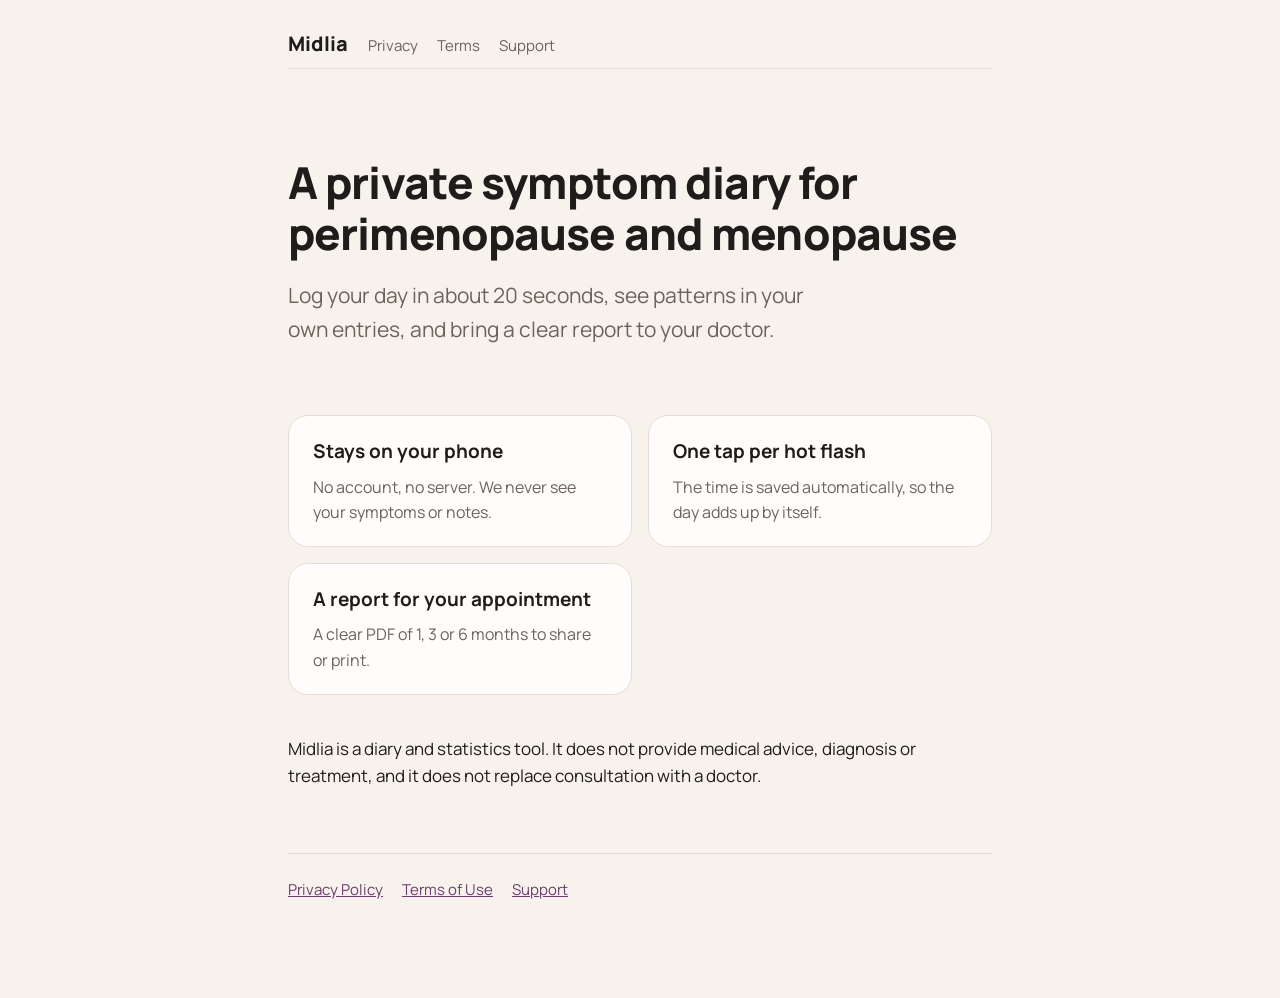
<file: index.html>
<!doctype html>
<html lang="en">
  <head>
    <meta charset="utf-8" />
    <meta name="viewport" content="width=device-width, initial-scale=1" />
    <title>Midlia — Menopause Tracker</title>
    <meta
      name="description"
      content="A private symptom diary for perimenopause and menopause. Log your day in 20 seconds, see patterns in your own data, bring a clear report to your doctor."
    />
    <link rel="preconnect" href="https://fonts.googleapis.com" />
    <link rel="preconnect" href="https://fonts.gstatic.com" crossorigin />
    <link
      href="https://fonts.googleapis.com/css2?family=Manrope:wght@400;500;700;800&display=swap"
      rel="stylesheet"
    />
    <link rel="stylesheet" href="style.css" />
  </head>
  <body>
    <div class="wrap">
      <header class="site">
        <a class="brand" href="./">Midlia</a>
        <nav>
          <a href="privacy/">Privacy</a>
          <a href="terms/">Terms</a>
          <a href="support/">Support</a>
        </nav>
      </header>

      <div class="hero">
        <h1>A private symptom diary for perimenopause and menopause</h1>
        <p class="tagline">
          Log your day in about 20 seconds, see patterns in your own entries,
          and bring a clear report to your doctor.
        </p>
      </div>

      <div class="cards">
        <section>
          <h2>Stays on your phone</h2>
          <p>No account, no server. We never see your symptoms or notes.</p>
        </section>
        <section>
          <h2>One tap per hot flash</h2>
          <p>The time is saved automatically, so the day adds up by itself.</p>
        </section>
        <section>
          <h2>A report for your appointment</h2>
          <p>A clear PDF of 1, 3 or 6 months to share or print.</p>
        </section>
      </div>

      <p>
        Midlia is a diary and statistics tool. It does not provide medical
        advice, diagnosis or treatment, and it does not replace consultation
        with a doctor.
      </p>

      <footer class="site">
        <a href="privacy/">Privacy Policy</a>
        <a href="terms/">Terms of Use</a>
        <a href="support/">Support</a>
      </footer>
    </div>
  </body>
</html>
</file>
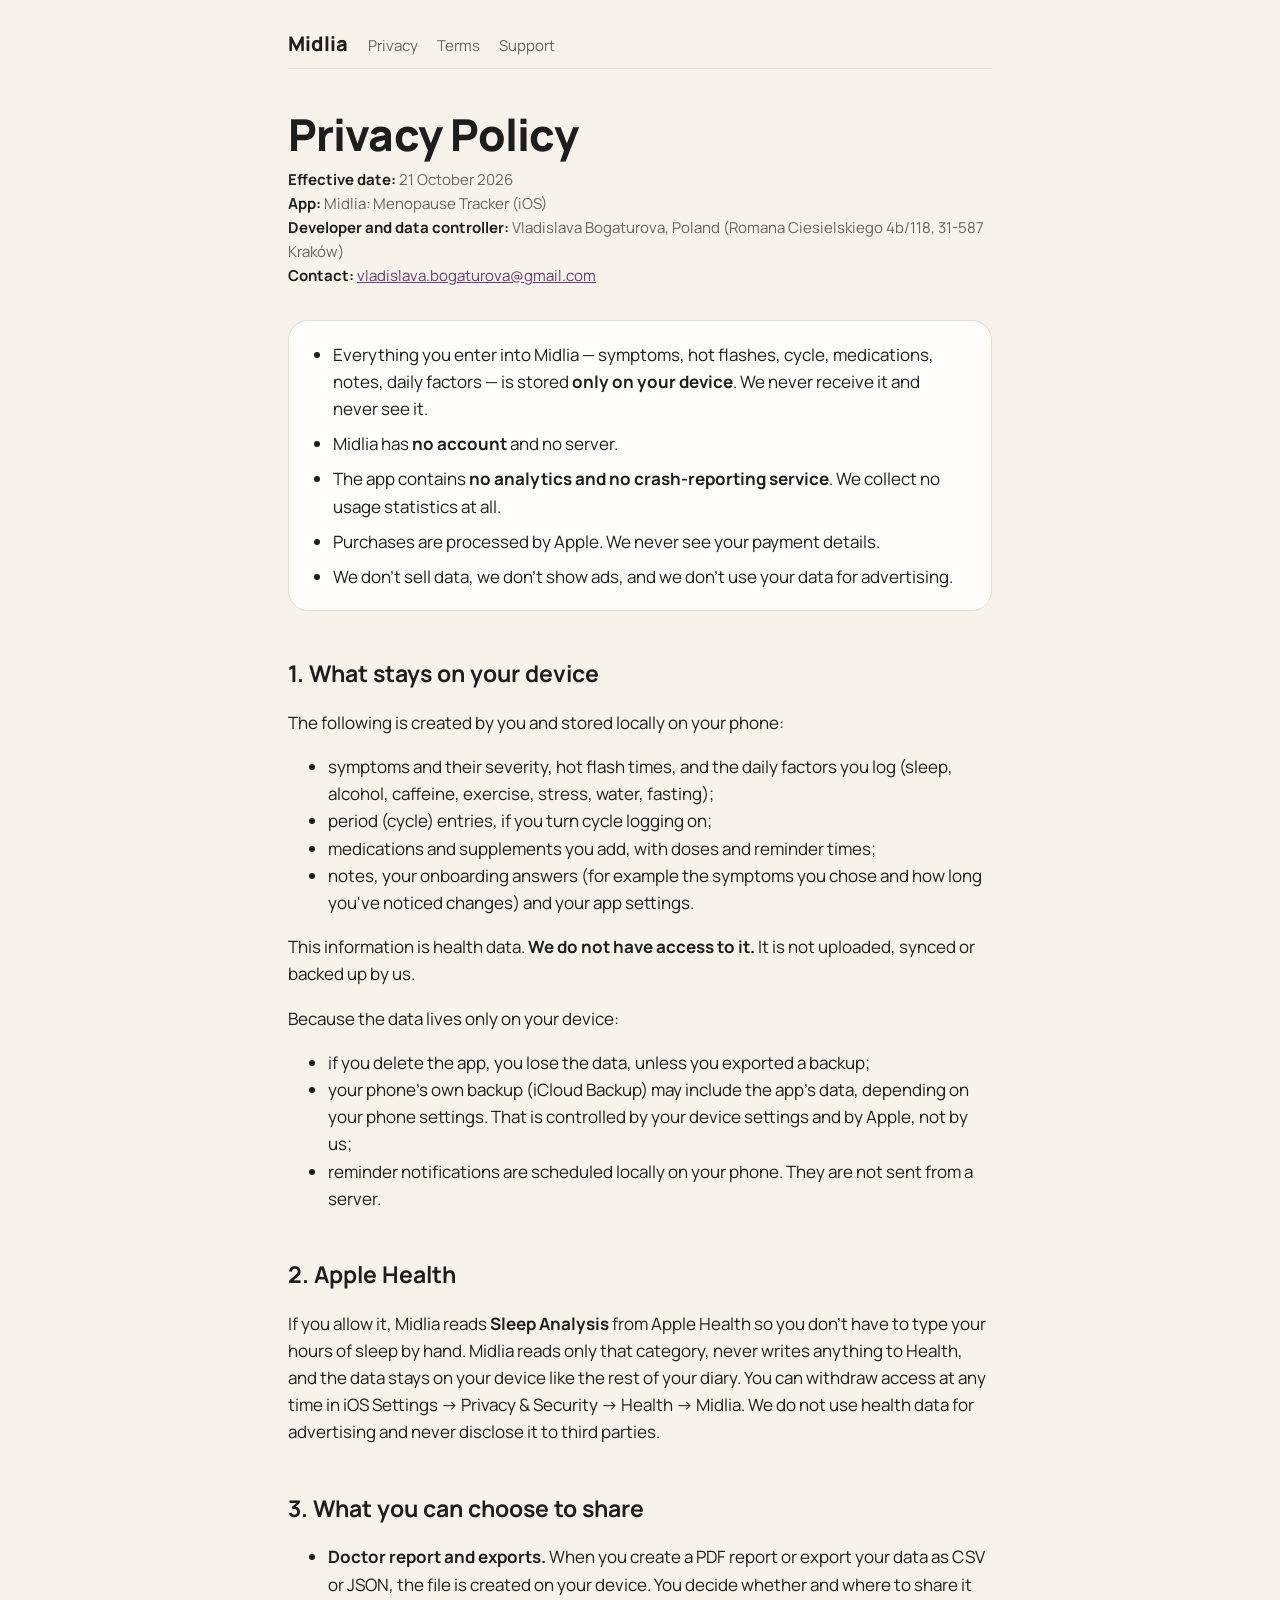
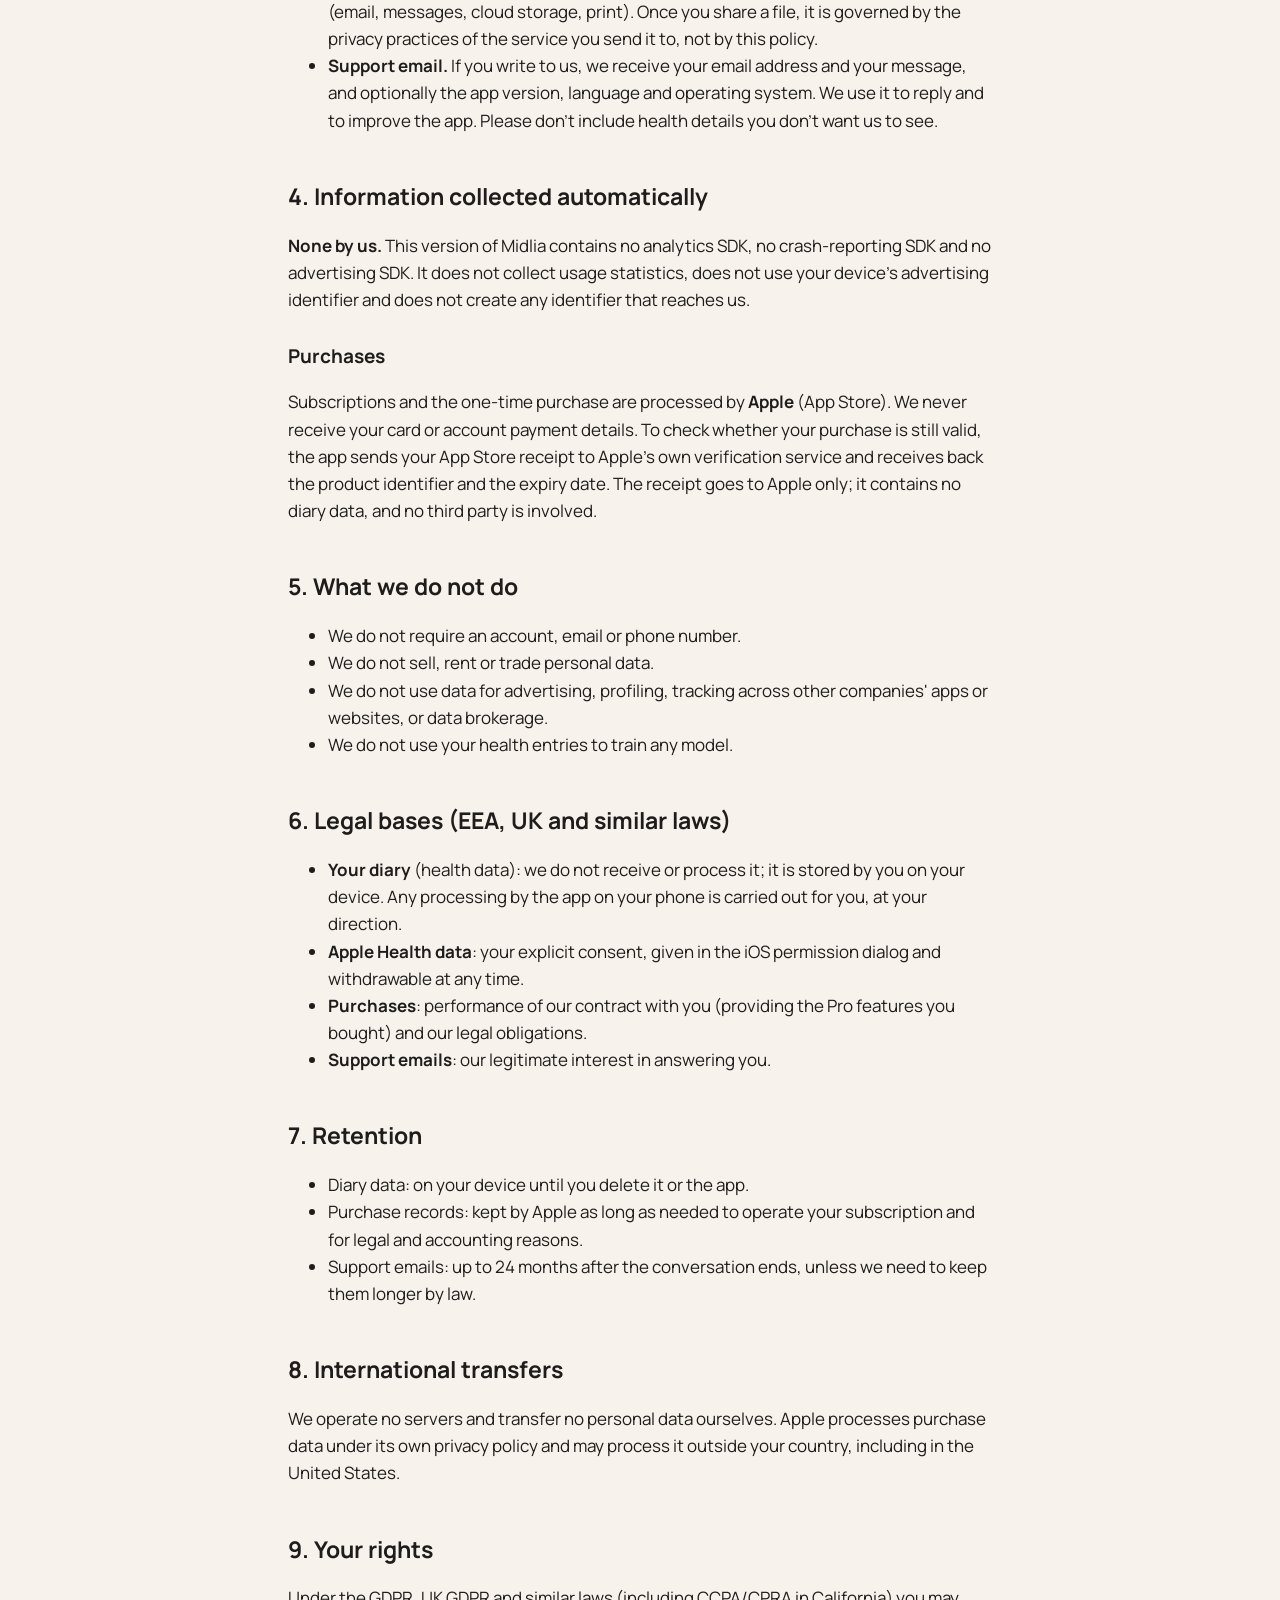
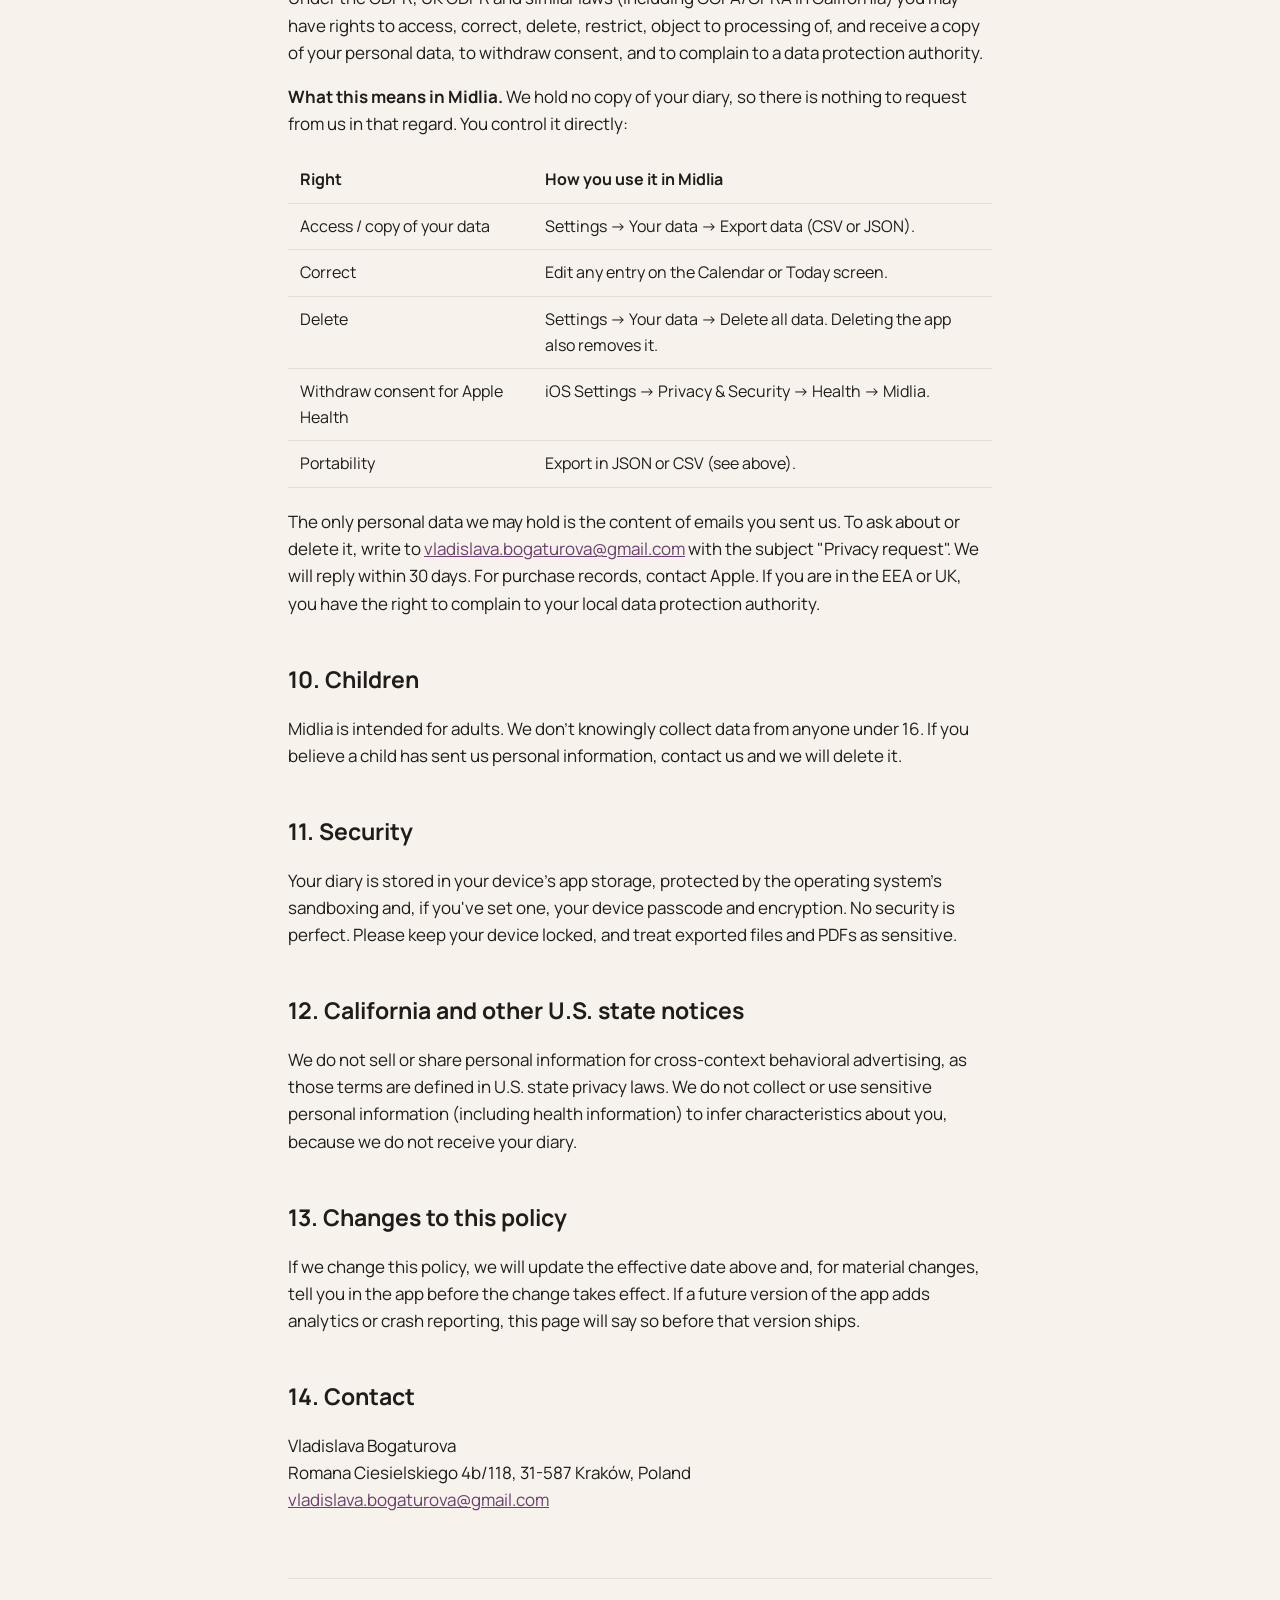
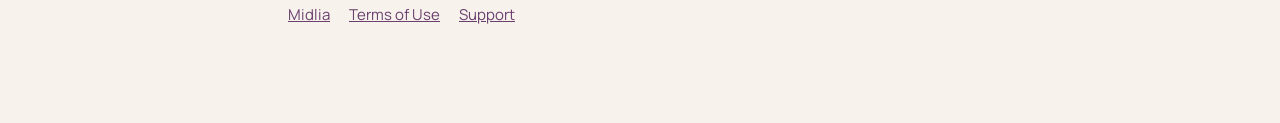
<file: privacy/index.html>
<!doctype html>
<html lang="en">
  <head>
    <meta charset="utf-8" />
    <meta name="viewport" content="width=device-width, initial-scale=1" />
    <title>Privacy Policy — Midlia</title>
    <meta
      name="description"
      content="How Midlia handles your data: the diary stays on your device, there is no account and no server."
    />
    <link rel="preconnect" href="https://fonts.googleapis.com" />
    <link rel="preconnect" href="https://fonts.gstatic.com" crossorigin />
    <link
      href="https://fonts.googleapis.com/css2?family=Manrope:wght@400;500;700;800&display=swap"
      rel="stylesheet"
    />
    <link rel="stylesheet" href="../style.css" />
  </head>
  <body>
    <div class="wrap">
      <header class="site">
        <a class="brand" href="../">Midlia</a>
        <nav>
          <a href="../privacy/">Privacy</a>
          <a href="../terms/">Terms</a>
          <a href="../support/">Support</a>
        </nav>
      </header>

      <h1>Privacy Policy</h1>
      <p class="meta">
        <strong>Effective date:</strong> 21 October 2026<br />
        <strong>App:</strong> Midlia: Menopause Tracker (iOS)<br />
        <strong>Developer and data controller:</strong> Vladislava Bogaturova,
        Poland (Romana Ciesielskiego 4b/118, 31-587 Kraków)<br />
        <strong>Contact:</strong>
        <a href="mailto:vladislava.bogaturova@gmail.com">vladislava.bogaturova@gmail.com</a>
      </p>

      <div class="lede">
        <ul>
          <li>
            Everything you enter into Midlia — symptoms, hot flashes, cycle,
            medications, notes, daily factors — is stored
            <strong>only on your device</strong>. We never receive it and never
            see it.
          </li>
          <li>Midlia has <strong>no account</strong> and no server.</li>
          <li>
            The app contains <strong>no analytics and no crash-reporting
            service</strong>. We collect no usage statistics at all.
          </li>
          <li>
            Purchases are processed by Apple. We never see your payment details.
          </li>
          <li>
            We don't sell data, we don't show ads, and we don't use your data
            for advertising.
          </li>
        </ul>
      </div>

      <h2>1. What stays on your device</h2>
      <p>
        The following is created by you and stored locally on your phone:
      </p>
      <ul>
        <li>
          symptoms and their severity, hot flash times, and the daily factors
          you log (sleep, alcohol, caffeine, exercise, stress, water, fasting);
        </li>
        <li>period (cycle) entries, if you turn cycle logging on;</li>
        <li>
          medications and supplements you add, with doses and reminder times;
        </li>
        <li>
          notes, your onboarding answers (for example the symptoms you chose and
          how long you've noticed changes) and your app settings.
        </li>
      </ul>
      <p>
        This information is health data.
        <strong>We do not have access to it.</strong> It is not uploaded, synced
        or backed up by us.
      </p>
      <p>Because the data lives only on your device:</p>
      <ul>
        <li>
          if you delete the app, you lose the data, unless you exported a
          backup;
        </li>
        <li>
          your phone's own backup (iCloud Backup) may include the app's data,
          depending on your phone settings. That is controlled by your device
          settings and by Apple, not by us;
        </li>
        <li>
          reminder notifications are scheduled locally on your phone. They are
          not sent from a server.
        </li>
      </ul>

      <h2>2. Apple Health</h2>
      <p>
        If you allow it, Midlia reads <strong>Sleep Analysis</strong> from Apple
        Health so you don't have to type your hours of sleep by hand. Midlia
        reads only that category, never writes anything to Health, and the data
        stays on your device like the rest of your diary. You can withdraw
        access at any time in iOS Settings → Privacy &amp; Security → Health →
        Midlia. We do not use health data for advertising and never disclose it
        to third parties.
      </p>

      <h2>3. What you can choose to share</h2>
      <ul>
        <li>
          <strong>Doctor report and exports.</strong> When you create a PDF
          report or export your data as CSV or JSON, the file is created on your
          device. You decide whether and where to share it (email, messages,
          cloud storage, print). Once you share a file, it is governed by the
          privacy practices of the service you send it to, not by this policy.
        </li>
        <li>
          <strong>Support email.</strong> If you write to us, we receive your
          email address and your message, and optionally the app version,
          language and operating system. We use it to reply and to improve the
          app. Please don't include health details you don't want us to see.
        </li>
      </ul>

      <h2>4. Information collected automatically</h2>
      <p>
        <strong>None by us.</strong> This version of Midlia contains no
        analytics SDK, no crash-reporting SDK and no advertising SDK. It does
        not collect usage statistics, does not use your device's advertising
        identifier and does not create any identifier that reaches us.
      </p>
      <h3>Purchases</h3>
      <p>
        Subscriptions and the one-time purchase are processed by
        <strong>Apple</strong> (App Store). We never receive your card or
        account payment details. To check whether your purchase is still valid,
        the app sends your App Store receipt to Apple's own verification service
        and receives back the product identifier and the expiry date. The
        receipt goes to Apple only; it contains no diary data, and no third
        party is involved.
      </p>

      <h2>5. What we do not do</h2>
      <ul>
        <li>We do not require an account, email or phone number.</li>
        <li>We do not sell, rent or trade personal data.</li>
        <li>
          We do not use data for advertising, profiling, tracking across other
          companies' apps or websites, or data brokerage.
        </li>
        <li>We do not use your health entries to train any model.</li>
      </ul>

      <h2>6. Legal bases (EEA, UK and similar laws)</h2>
      <ul>
        <li>
          <strong>Your diary</strong> (health data): we do not receive or
          process it; it is stored by you on your device. Any processing by the
          app on your phone is carried out for you, at your direction.
        </li>
        <li>
          <strong>Apple Health data</strong>: your explicit consent, given in
          the iOS permission dialog and withdrawable at any time.
        </li>
        <li>
          <strong>Purchases</strong>: performance of our contract with you
          (providing the Pro features you bought) and our legal obligations.
        </li>
        <li>
          <strong>Support emails</strong>: our legitimate interest in answering
          you.
        </li>
      </ul>

      <h2>7. Retention</h2>
      <ul>
        <li>Diary data: on your device until you delete it or the app.</li>
        <li>
          Purchase records: kept by Apple as long as needed to operate your
          subscription and for legal and accounting reasons.
        </li>
        <li>
          Support emails: up to 24 months after the conversation ends, unless we
          need to keep them longer by law.
        </li>
      </ul>

      <h2>8. International transfers</h2>
      <p>
        We operate no servers and transfer no personal data ourselves. Apple
        processes purchase data under its own privacy policy and may process it
        outside your country, including in the United States.
      </p>

      <h2>9. Your rights</h2>
      <p>
        Under the GDPR, UK GDPR and similar laws (including CCPA/CPRA in
        California) you may have rights to access, correct, delete, restrict,
        object to processing of, and receive a copy of your personal data, to
        withdraw consent, and to complain to a data protection authority.
      </p>
      <p>
        <strong>What this means in Midlia.</strong> We hold no copy of your
        diary, so there is nothing to request from us in that regard. You
        control it directly:
      </p>
      <table>
        <tr>
          <th>Right</th>
          <th>How you use it in Midlia</th>
        </tr>
        <tr>
          <td>Access / copy of your data</td>
          <td>Settings → Your data → Export data (CSV or JSON).</td>
        </tr>
        <tr>
          <td>Correct</td>
          <td>Edit any entry on the Calendar or Today screen.</td>
        </tr>
        <tr>
          <td>Delete</td>
          <td>
            Settings → Your data → Delete all data. Deleting the app also
            removes it.
          </td>
        </tr>
        <tr>
          <td>Withdraw consent for Apple Health</td>
          <td>iOS Settings → Privacy &amp; Security → Health → Midlia.</td>
        </tr>
        <tr>
          <td>Portability</td>
          <td>Export in JSON or CSV (see above).</td>
        </tr>
      </table>
      <p>
        The only personal data we may hold is the content of emails you sent us.
        To ask about or delete it, write to
        <a href="mailto:vladislava.bogaturova@gmail.com">vladislava.bogaturova@gmail.com</a> with the subject
        "Privacy request". We will reply within 30 days. For purchase records,
        contact Apple. If you are in the EEA or UK, you have the right to
        complain to your local data protection authority.
      </p>

      <h2>10. Children</h2>
      <p>
        Midlia is intended for adults. We don't knowingly collect data from
        anyone under 16. If you believe a child has sent us personal
        information, contact us and we will delete it.
      </p>

      <h2>11. Security</h2>
      <p>
        Your diary is stored in your device's app storage, protected by the
        operating system's sandboxing and, if you've set one, your device
        passcode and encryption. No security is perfect. Please keep your device
        locked, and treat exported files and PDFs as sensitive.
      </p>

      <h2>12. California and other U.S. state notices</h2>
      <p>
        We do not sell or share personal information for cross-context
        behavioral advertising, as those terms are defined in U.S. state privacy
        laws. We do not collect or use sensitive personal information (including
        health information) to infer characteristics about you, because we do
        not receive your diary.
      </p>

      <h2>13. Changes to this policy</h2>
      <p>
        If we change this policy, we will update the effective date above and,
        for material changes, tell you in the app before the change takes
        effect. If a future version of the app adds analytics or crash
        reporting, this page will say so before that version ships.
      </p>

      <h2>14. Contact</h2>
      <p>
        Vladislava Bogaturova<br />
        Romana Ciesielskiego 4b/118, 31-587 Kraków, Poland<br />
        <a href="mailto:vladislava.bogaturova@gmail.com">vladislava.bogaturova@gmail.com</a>
      </p>

      <footer class="site">
        <a href="../">Midlia</a>
        <a href="../terms/">Terms of Use</a>
        <a href="../support/">Support</a>
      </footer>
    </div>
  </body>
</html>
</file>
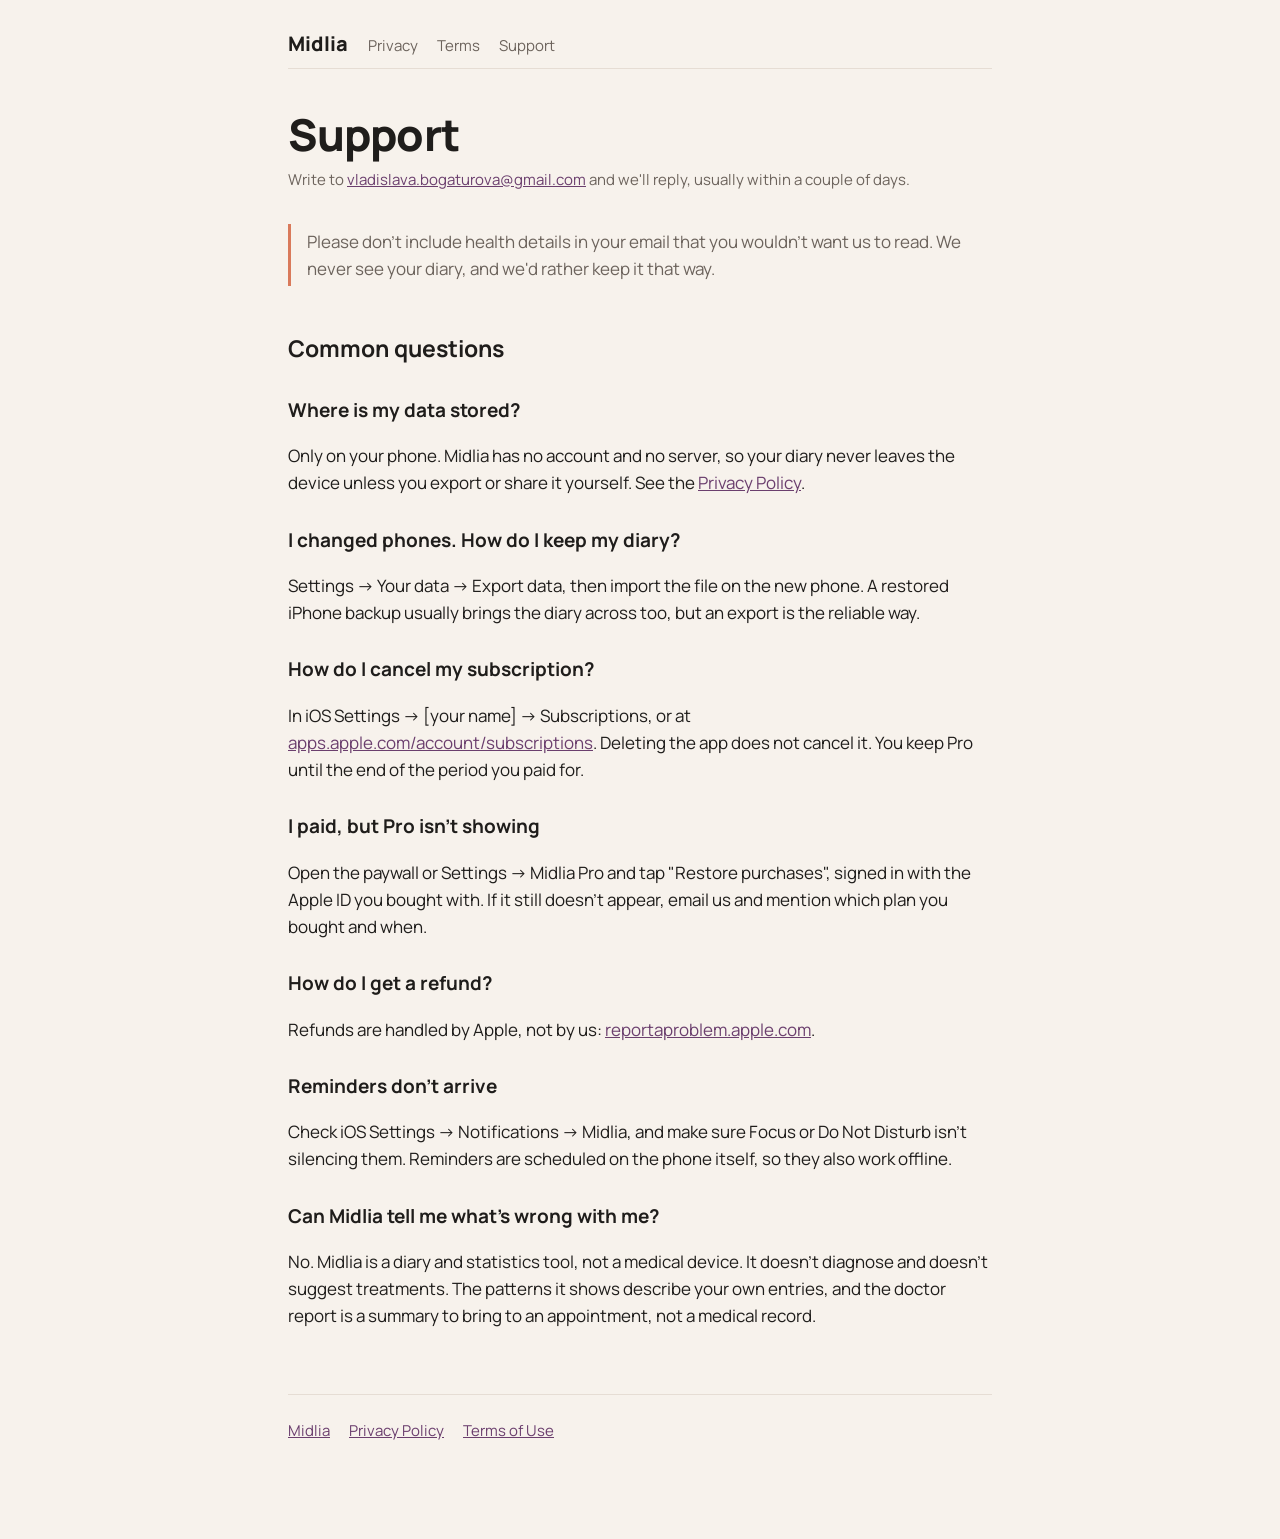
<file: support/index.html>
<!doctype html>
<html lang="en">
  <head>
    <meta charset="utf-8" />
    <meta name="viewport" content="width=device-width, initial-scale=1" />
    <title>Support — Midlia</title>
    <meta
      name="description"
      content="Help with Midlia: subscriptions, exports, reminders and getting in touch."
    />
    <link rel="preconnect" href="https://fonts.googleapis.com" />
    <link rel="preconnect" href="https://fonts.gstatic.com" crossorigin />
    <link
      href="https://fonts.googleapis.com/css2?family=Manrope:wght@400;500;700;800&display=swap"
      rel="stylesheet"
    />
    <link rel="stylesheet" href="../style.css" />
  </head>
  <body>
    <div class="wrap">
      <header class="site">
        <a class="brand" href="../">Midlia</a>
        <nav>
          <a href="../privacy/">Privacy</a>
          <a href="../terms/">Terms</a>
          <a href="../support/">Support</a>
        </nav>
      </header>

      <h1>Support</h1>
      <p class="meta">
        Write to <a href="mailto:vladislava.bogaturova@gmail.com">vladislava.bogaturova@gmail.com</a> and
        we'll reply, usually within a couple of days.
      </p>

      <div class="note">
        Please don't include health details in your email that you wouldn't
        want us to read. We never see your diary, and we'd rather keep it that
        way.
      </div>

      <h2>Common questions</h2>

      <h3>Where is my data stored?</h3>
      <p>
        Only on your phone. Midlia has no account and no server, so your diary
        never leaves the device unless you export or share it yourself. See the
        <a href="../privacy/">Privacy Policy</a>.
      </p>

      <h3>I changed phones. How do I keep my diary?</h3>
      <p>
        Settings → Your data → Export data, then import the file on the new
        phone. A restored iPhone backup usually brings the diary across too,
        but an export is the reliable way.
      </p>

      <h3>How do I cancel my subscription?</h3>
      <p>
        In iOS Settings → [your name] → Subscriptions, or at
        <a href="https://apps.apple.com/account/subscriptions"
          >apps.apple.com/account/subscriptions</a
        >. Deleting the app does not cancel it. You keep Pro until the end of
        the period you paid for.
      </p>

      <h3>I paid, but Pro isn't showing</h3>
      <p>
        Open the paywall or Settings → Midlia Pro and tap "Restore purchases",
        signed in with the Apple ID you bought with. If it still doesn't
        appear, email us and mention which plan you bought and when.
      </p>

      <h3>How do I get a refund?</h3>
      <p>
        Refunds are handled by Apple, not by us:
        <a href="https://reportaproblem.apple.com">reportaproblem.apple.com</a>.
      </p>

      <h3>Reminders don't arrive</h3>
      <p>
        Check iOS Settings → Notifications → Midlia, and make sure Focus or
        Do Not Disturb isn't silencing them. Reminders are scheduled on the
        phone itself, so they also work offline.
      </p>

      <h3>Can Midlia tell me what's wrong with me?</h3>
      <p>
        No. Midlia is a diary and statistics tool, not a medical device. It
        doesn't diagnose and doesn't suggest treatments. The patterns it shows
        describe your own entries, and the doctor report is a summary to bring
        to an appointment, not a medical record.
      </p>

      <footer class="site">
        <a href="../">Midlia</a>
        <a href="../privacy/">Privacy Policy</a>
        <a href="../terms/">Terms of Use</a>
      </footer>
    </div>
  </body>
</html>
</file>
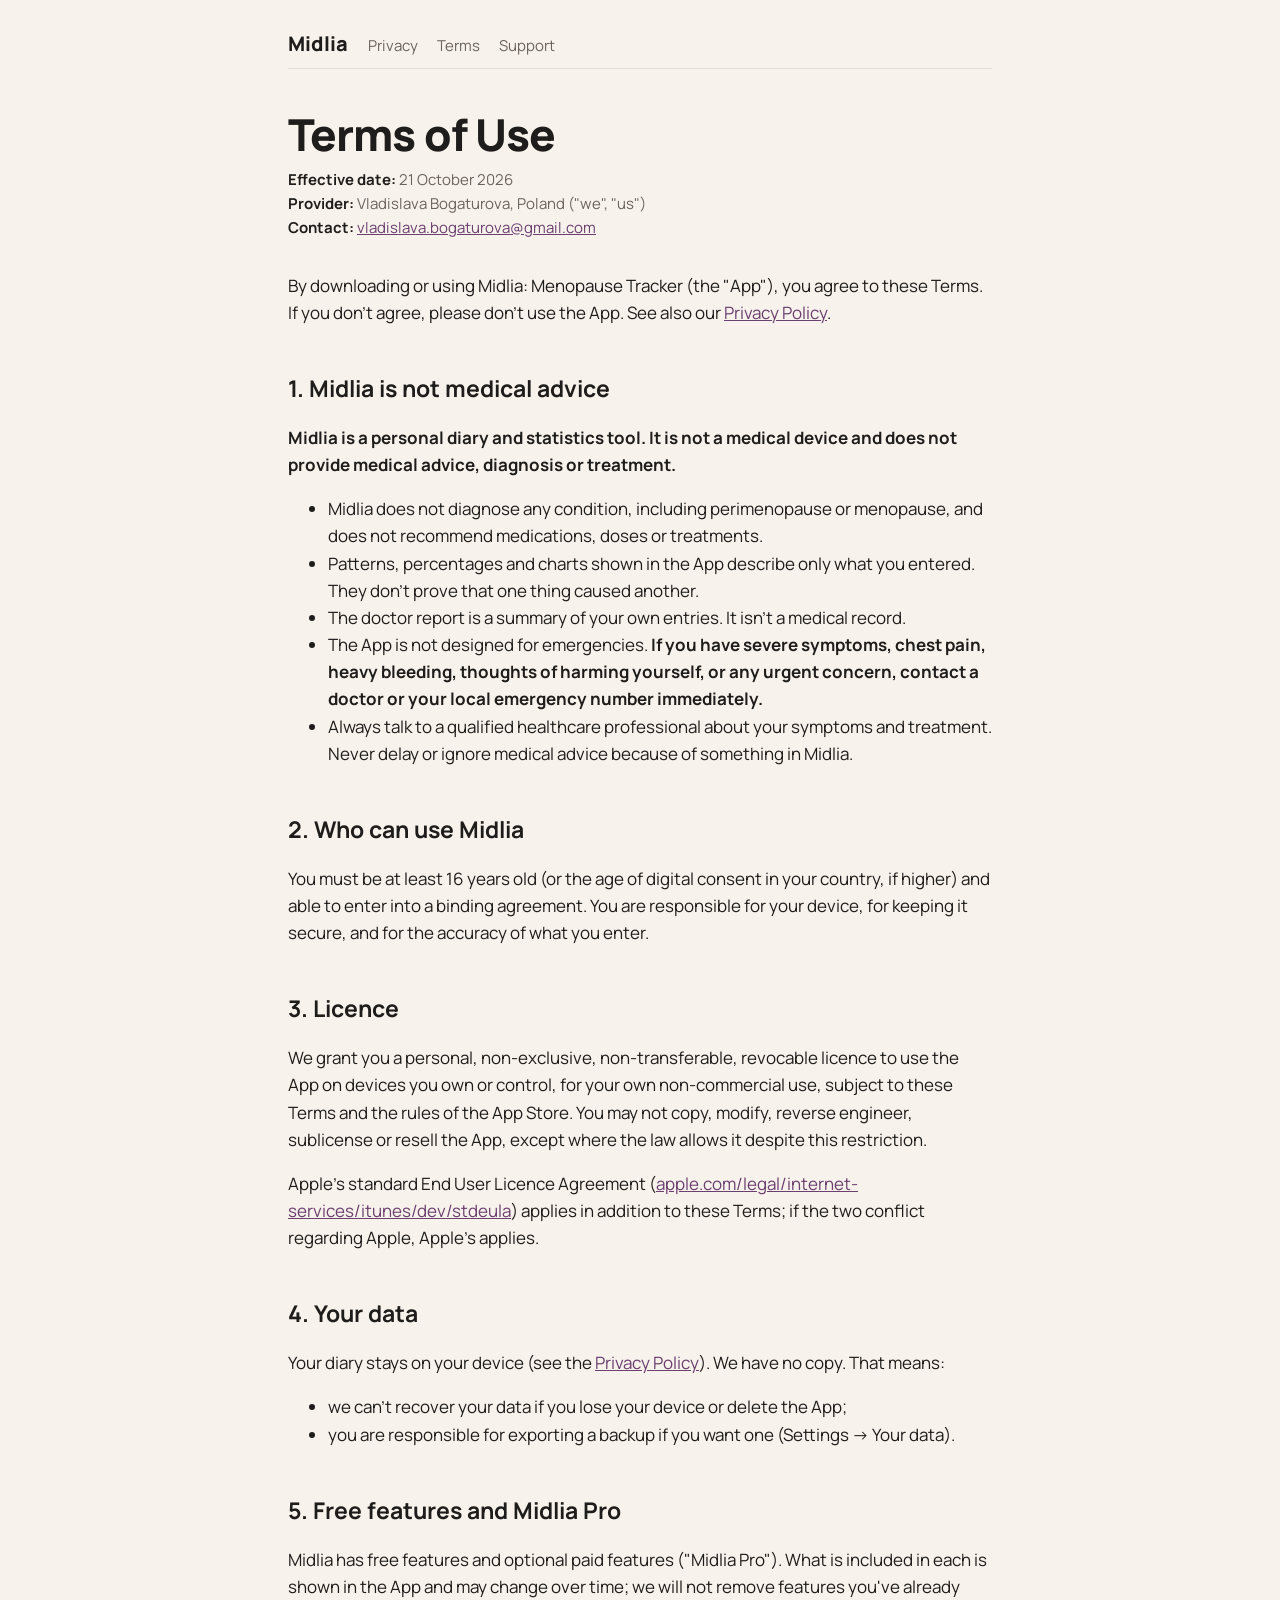
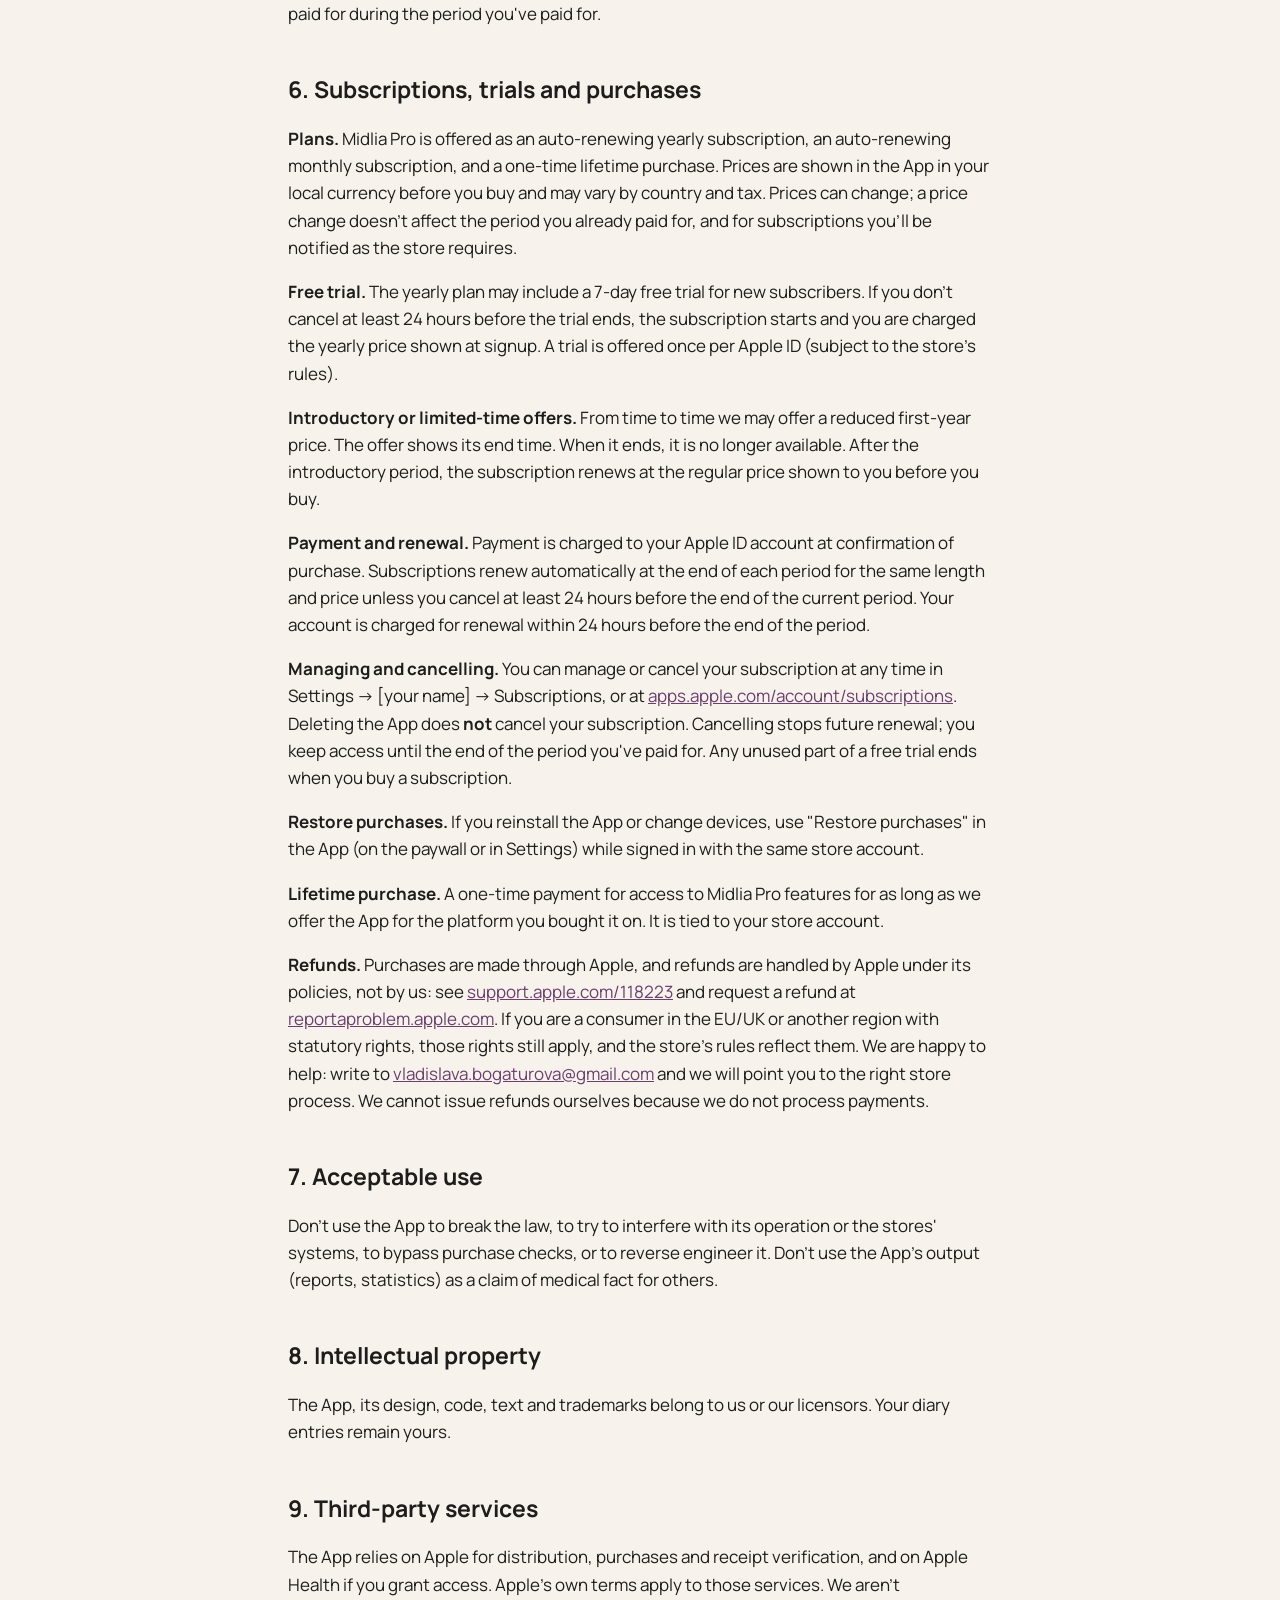
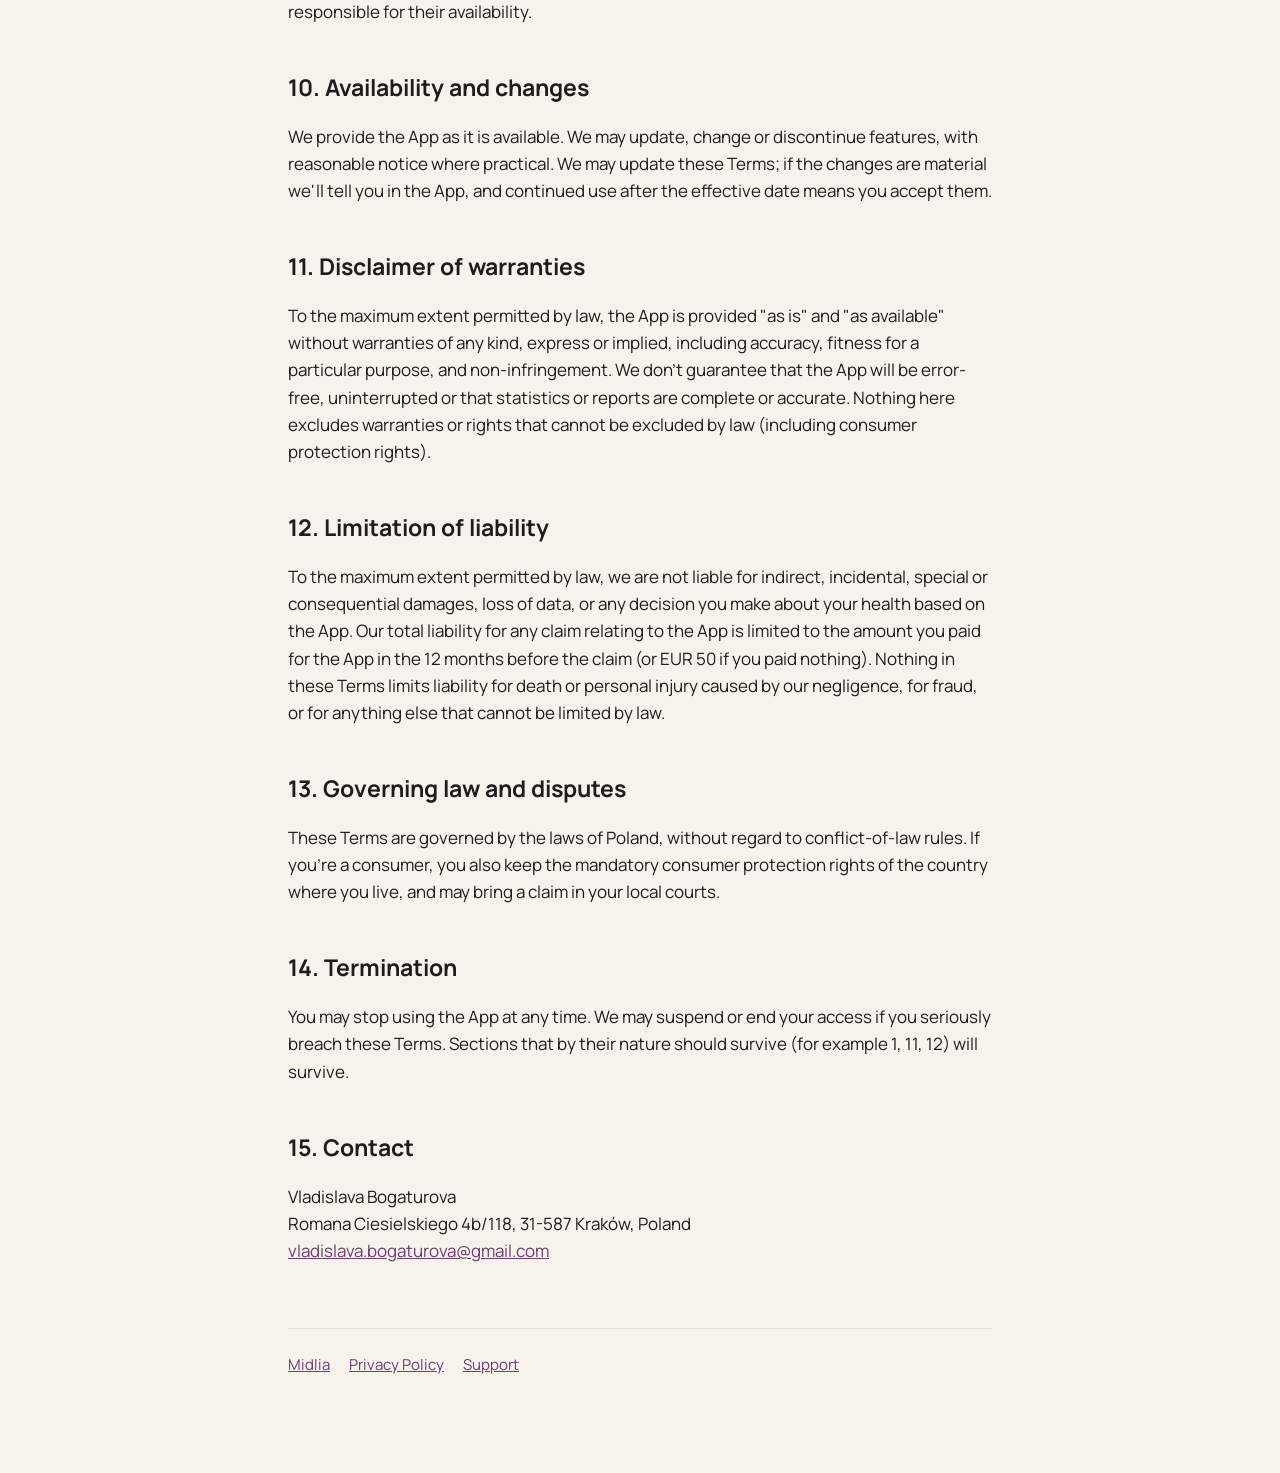
<file: terms/index.html>
<!doctype html>
<html lang="en">
  <head>
    <meta charset="utf-8" />
    <meta name="viewport" content="width=device-width, initial-scale=1" />
    <title>Terms of Use — Midlia</title>
    <meta
      name="description"
      content="Terms of Use for Midlia: Menopause Tracker, including subscriptions, trials and refunds."
    />
    <link rel="preconnect" href="https://fonts.googleapis.com" />
    <link rel="preconnect" href="https://fonts.gstatic.com" crossorigin />
    <link
      href="https://fonts.googleapis.com/css2?family=Manrope:wght@400;500;700;800&display=swap"
      rel="stylesheet"
    />
    <link rel="stylesheet" href="../style.css" />
  </head>
  <body>
    <div class="wrap">
      <header class="site">
        <a class="brand" href="../">Midlia</a>
        <nav>
          <a href="../privacy/">Privacy</a>
          <a href="../terms/">Terms</a>
          <a href="../support/">Support</a>
        </nav>
      </header>

      <h1>Terms of Use</h1>
      <p class="meta">
        <strong>Effective date:</strong> 21 October 2026<br />
        <strong>Provider:</strong> Vladislava Bogaturova, Poland ("we",
        "us")<br />
        <strong>Contact:</strong>
        <a href="mailto:vladislava.bogaturova@gmail.com">vladislava.bogaturova@gmail.com</a>
      </p>
      <p>
        By downloading or using Midlia: Menopause Tracker (the "App"), you agree
        to these Terms. If you don't agree, please don't use the App. See also
        our <a href="../privacy/">Privacy Policy</a>.
      </p>

      <h2>1. Midlia is not medical advice</h2>
      <p>
        <strong
          >Midlia is a personal diary and statistics tool. It is not a medical
          device and does not provide medical advice, diagnosis or
          treatment.</strong
        >
      </p>
      <ul>
        <li>
          Midlia does not diagnose any condition, including perimenopause or
          menopause, and does not recommend medications, doses or treatments.
        </li>
        <li>
          Patterns, percentages and charts shown in the App describe only what
          you entered. They don't prove that one thing caused another.
        </li>
        <li>
          The doctor report is a summary of your own entries. It isn't a medical
          record.
        </li>
        <li>
          The App is not designed for emergencies.
          <strong
            >If you have severe symptoms, chest pain, heavy bleeding, thoughts
            of harming yourself, or any urgent concern, contact a doctor or your
            local emergency number immediately.</strong
          >
        </li>
        <li>
          Always talk to a qualified healthcare professional about your symptoms
          and treatment. Never delay or ignore medical advice because of
          something in Midlia.
        </li>
      </ul>

      <h2>2. Who can use Midlia</h2>
      <p>
        You must be at least 16 years old (or the age of digital consent in your
        country, if higher) and able to enter into a binding agreement. You are
        responsible for your device, for keeping it secure, and for the accuracy
        of what you enter.
      </p>

      <h2>3. Licence</h2>
      <p>
        We grant you a personal, non-exclusive, non-transferable, revocable
        licence to use the App on devices you own or control, for your own
        non-commercial use, subject to these Terms and the rules of the App
        Store. You may not copy, modify, reverse engineer, sublicense or resell
        the App, except where the law allows it despite this restriction.
      </p>
      <p>
        Apple's standard End User Licence Agreement
        (<a
          href="https://www.apple.com/legal/internet-services/itunes/dev/stdeula/"
          >apple.com/legal/internet-services/itunes/dev/stdeula</a
        >) applies in addition to these Terms; if the two conflict regarding
        Apple, Apple's applies.
      </p>

      <h2>4. Your data</h2>
      <p>
        Your diary stays on your device (see the
        <a href="../privacy/">Privacy Policy</a>). We have no copy. That means:
      </p>
      <ul>
        <li>we can't recover your data if you lose your device or delete the App;</li>
        <li>
          you are responsible for exporting a backup if you want one (Settings →
          Your data).
        </li>
      </ul>

      <h2>5. Free features and Midlia Pro</h2>
      <p>
        Midlia has free features and optional paid features ("Midlia Pro"). What
        is included in each is shown in the App and may change over time; we
        will not remove features you've already paid for during the period
        you've paid for.
      </p>

      <h2>6. Subscriptions, trials and purchases</h2>
      <p>
        <strong>Plans.</strong> Midlia Pro is offered as an auto-renewing yearly
        subscription, an auto-renewing monthly subscription, and a one-time
        lifetime purchase. Prices are shown in the App in your local currency
        before you buy and may vary by country and tax. Prices can change; a
        price change doesn't affect the period you already paid for, and for
        subscriptions you'll be notified as the store requires.
      </p>
      <p>
        <strong>Free trial.</strong> The yearly plan may include a 7-day free
        trial for new subscribers. If you don't cancel at least 24 hours before
        the trial ends, the subscription starts and you are charged the yearly
        price shown at signup. A trial is offered once per Apple ID (subject to
        the store's rules).
      </p>
      <p>
        <strong>Introductory or limited-time offers.</strong> From time to time
        we may offer a reduced first-year price. The offer shows its end time.
        When it ends, it is no longer available. After the introductory period,
        the subscription renews at the regular price shown to you before you
        buy.
      </p>
      <p>
        <strong>Payment and renewal.</strong> Payment is charged to your Apple
        ID account at confirmation of purchase. Subscriptions renew
        automatically at the end of each period for the same length and price
        unless you cancel at least 24 hours before the end of the current
        period. Your account is charged for renewal within 24 hours before the
        end of the period.
      </p>
      <p>
        <strong>Managing and cancelling.</strong> You can manage or cancel your
        subscription at any time in Settings → [your name] → Subscriptions, or
        at
        <a href="https://apps.apple.com/account/subscriptions"
          >apps.apple.com/account/subscriptions</a
        >. Deleting the App does <strong>not</strong> cancel your subscription.
        Cancelling stops future renewal; you keep access until the end of the
        period you've paid for. Any unused part of a free trial ends when you
        buy a subscription.
      </p>
      <p>
        <strong>Restore purchases.</strong> If you reinstall the App or change
        devices, use "Restore purchases" in the App (on the paywall or in
        Settings) while signed in with the same store account.
      </p>
      <p>
        <strong>Lifetime purchase.</strong> A one-time payment for access to
        Midlia Pro features for as long as we offer the App for the platform you
        bought it on. It is tied to your store account.
      </p>
      <p>
        <strong>Refunds.</strong> Purchases are made through Apple, and refunds
        are handled by Apple under its policies, not by us: see
        <a href="https://support.apple.com/118223">support.apple.com/118223</a>
        and request a refund at
        <a href="https://reportaproblem.apple.com">reportaproblem.apple.com</a>.
        If you are a consumer in the EU/UK or another region with statutory
        rights, those rights still apply, and the store's rules reflect them. We
        are happy to help: write to
        <a href="mailto:vladislava.bogaturova@gmail.com">vladislava.bogaturova@gmail.com</a> and we will point
        you to the right store process. We cannot issue refunds ourselves
        because we do not process payments.
      </p>

      <h2>7. Acceptable use</h2>
      <p>
        Don't use the App to break the law, to try to interfere with its
        operation or the stores' systems, to bypass purchase checks, or to
        reverse engineer it. Don't use the App's output (reports, statistics) as
        a claim of medical fact for others.
      </p>

      <h2>8. Intellectual property</h2>
      <p>
        The App, its design, code, text and trademarks belong to us or our
        licensors. Your diary entries remain yours.
      </p>

      <h2>9. Third-party services</h2>
      <p>
        The App relies on Apple for distribution, purchases and receipt
        verification, and on Apple Health if you grant access. Apple's own terms
        apply to those services. We aren't responsible for their availability.
      </p>

      <h2>10. Availability and changes</h2>
      <p>
        We provide the App as it is available. We may update, change or
        discontinue features, with reasonable notice where practical. We may
        update these Terms; if the changes are material we'll tell you in the
        App, and continued use after the effective date means you accept them.
      </p>

      <h2>11. Disclaimer of warranties</h2>
      <p>
        To the maximum extent permitted by law, the App is provided "as is" and
        "as available" without warranties of any kind, express or implied,
        including accuracy, fitness for a particular purpose, and
        non-infringement. We don't guarantee that the App will be error-free,
        uninterrupted or that statistics or reports are complete or accurate.
        Nothing here excludes warranties or rights that cannot be excluded by
        law (including consumer protection rights).
      </p>

      <h2>12. Limitation of liability</h2>
      <p>
        To the maximum extent permitted by law, we are not liable for indirect,
        incidental, special or consequential damages, loss of data, or any
        decision you make about your health based on the App. Our total
        liability for any claim relating to the App is limited to the amount you
        paid for the App in the 12 months before the claim (or EUR 50 if you
        paid nothing). Nothing in these Terms limits liability for death or
        personal injury caused by our negligence, for fraud, or for anything
        else that cannot be limited by law.
      </p>

      <h2>13. Governing law and disputes</h2>
      <p>
        These Terms are governed by the laws of Poland, without
        regard to conflict-of-law rules. If you're a consumer, you also keep the
        mandatory consumer protection rights of the country where you live, and
        may bring a claim in your local courts.
      </p>

      <h2>14. Termination</h2>
      <p>
        You may stop using the App at any time. We may suspend or end your
        access if you seriously breach these Terms. Sections that by their
        nature should survive (for example 1, 11, 12) will survive.
      </p>

      <h2>15. Contact</h2>
      <p>
        Vladislava Bogaturova<br />
        Romana Ciesielskiego 4b/118, 31-587 Kraków, Poland<br />
        <a href="mailto:vladislava.bogaturova@gmail.com">vladislava.bogaturova@gmail.com</a>
      </p>

      <footer class="site">
        <a href="../">Midlia</a>
        <a href="../privacy/">Privacy Policy</a>
        <a href="../support/">Support</a>
      </footer>
    </div>
  </body>
</html>
</file>
<file: style.css>
/* Палитра и типографика из docs/PLAN.md §4.1 — сайт выглядит как приложение. */
:root {
  --sand: #f7f2ec;
  --card: #fffdfb;
  --ink: #1f1d1b;
  --muted: #6c635c;
  --plum: #6b3f6e;
  --terracotta: #d97a5b;
  --line: #e6ddd4;
}

@media (prefers-color-scheme: dark) {
  :root {
    --sand: #1a1817;
    --card: #231f1e;
    --ink: #f4f0ec;
    --muted: #a99f98;
    --plum: #c6a0c8;
    --line: #3a3330;
  }
}

* {
  box-sizing: border-box;
}

body {
  margin: 0;
  padding: 0 16px 96px;
  background: var(--sand);
  color: var(--ink);
  font-family: Manrope, -apple-system, BlinkMacSystemFont, 'Segoe UI', sans-serif;
  font-size: 17px;
  line-height: 1.6;
  -webkit-text-size-adjust: 100%;
}

.wrap {
  max-width: 44rem;
  margin: 0 auto;
}

header.site {
  display: flex;
  align-items: baseline;
  gap: 20px;
  flex-wrap: wrap;
  padding: 28px 0 8px;
  border-bottom: 1px solid var(--line);
  margin-bottom: 40px;
}

header.site a.brand {
  font-weight: 800;
  font-size: 20px;
  text-decoration: none;
  color: var(--ink);
}

header.site nav a {
  color: var(--muted);
  text-decoration: none;
  margin-right: 16px;
  font-size: 15px;
}

header.site nav a:hover {
  color: var(--plum);
}

h1 {
  font-size: clamp(32px, 6vw, 44px);
  line-height: 1.15;
  font-weight: 800;
  margin: 0 0 8px;
  letter-spacing: -0.02em;
}

h2 {
  font-size: 23px;
  font-weight: 700;
  margin: 44px 0 12px;
}

h3 {
  font-size: 19px;
  font-weight: 700;
  margin: 28px 0 8px;
}

a {
  color: var(--plum);
}

.meta {
  color: var(--muted);
  font-size: 15px;
  margin: 0 0 32px;
}

.meta strong {
  color: var(--ink);
}

.lede {
  background: var(--card);
  border: 1px solid var(--line);
  border-radius: 20px;
  padding: 20px 24px;
  margin: 32px 0;
}

.lede ul {
  margin: 0;
  padding-left: 20px;
}

.lede li + li {
  margin-top: 8px;
}

.note {
  border-left: 3px solid var(--terracotta);
  padding: 4px 0 4px 16px;
  margin: 24px 0;
  color: var(--muted);
}

table {
  border-collapse: collapse;
  width: 100%;
  margin: 20px 0;
  font-size: 16px;
}

th,
td {
  text-align: left;
  vertical-align: top;
  padding: 10px 12px;
  border-bottom: 1px solid var(--line);
}

th {
  font-weight: 700;
}

footer.site {
  margin-top: 64px;
  padding-top: 24px;
  border-top: 1px solid var(--line);
  color: var(--muted);
  font-size: 15px;
}

footer.site a {
  margin-right: 16px;
}

/* Главная */
.hero {
  padding: 48px 0 8px;
}

.hero p.tagline {
  font-size: 21px;
  color: var(--muted);
  max-width: 34rem;
}

.cards {
  display: grid;
  gap: 16px;
  grid-template-columns: repeat(auto-fit, minmax(15rem, 1fr));
  margin: 40px 0;
}

.cards section {
  background: var(--card);
  border: 1px solid var(--line);
  border-radius: 20px;
  padding: 20px 24px;
}

.cards h2 {
  margin: 0 0 8px;
  font-size: 19px;
}

.cards p {
  margin: 0;
  color: var(--muted);
  font-size: 16px;
}
</file>
